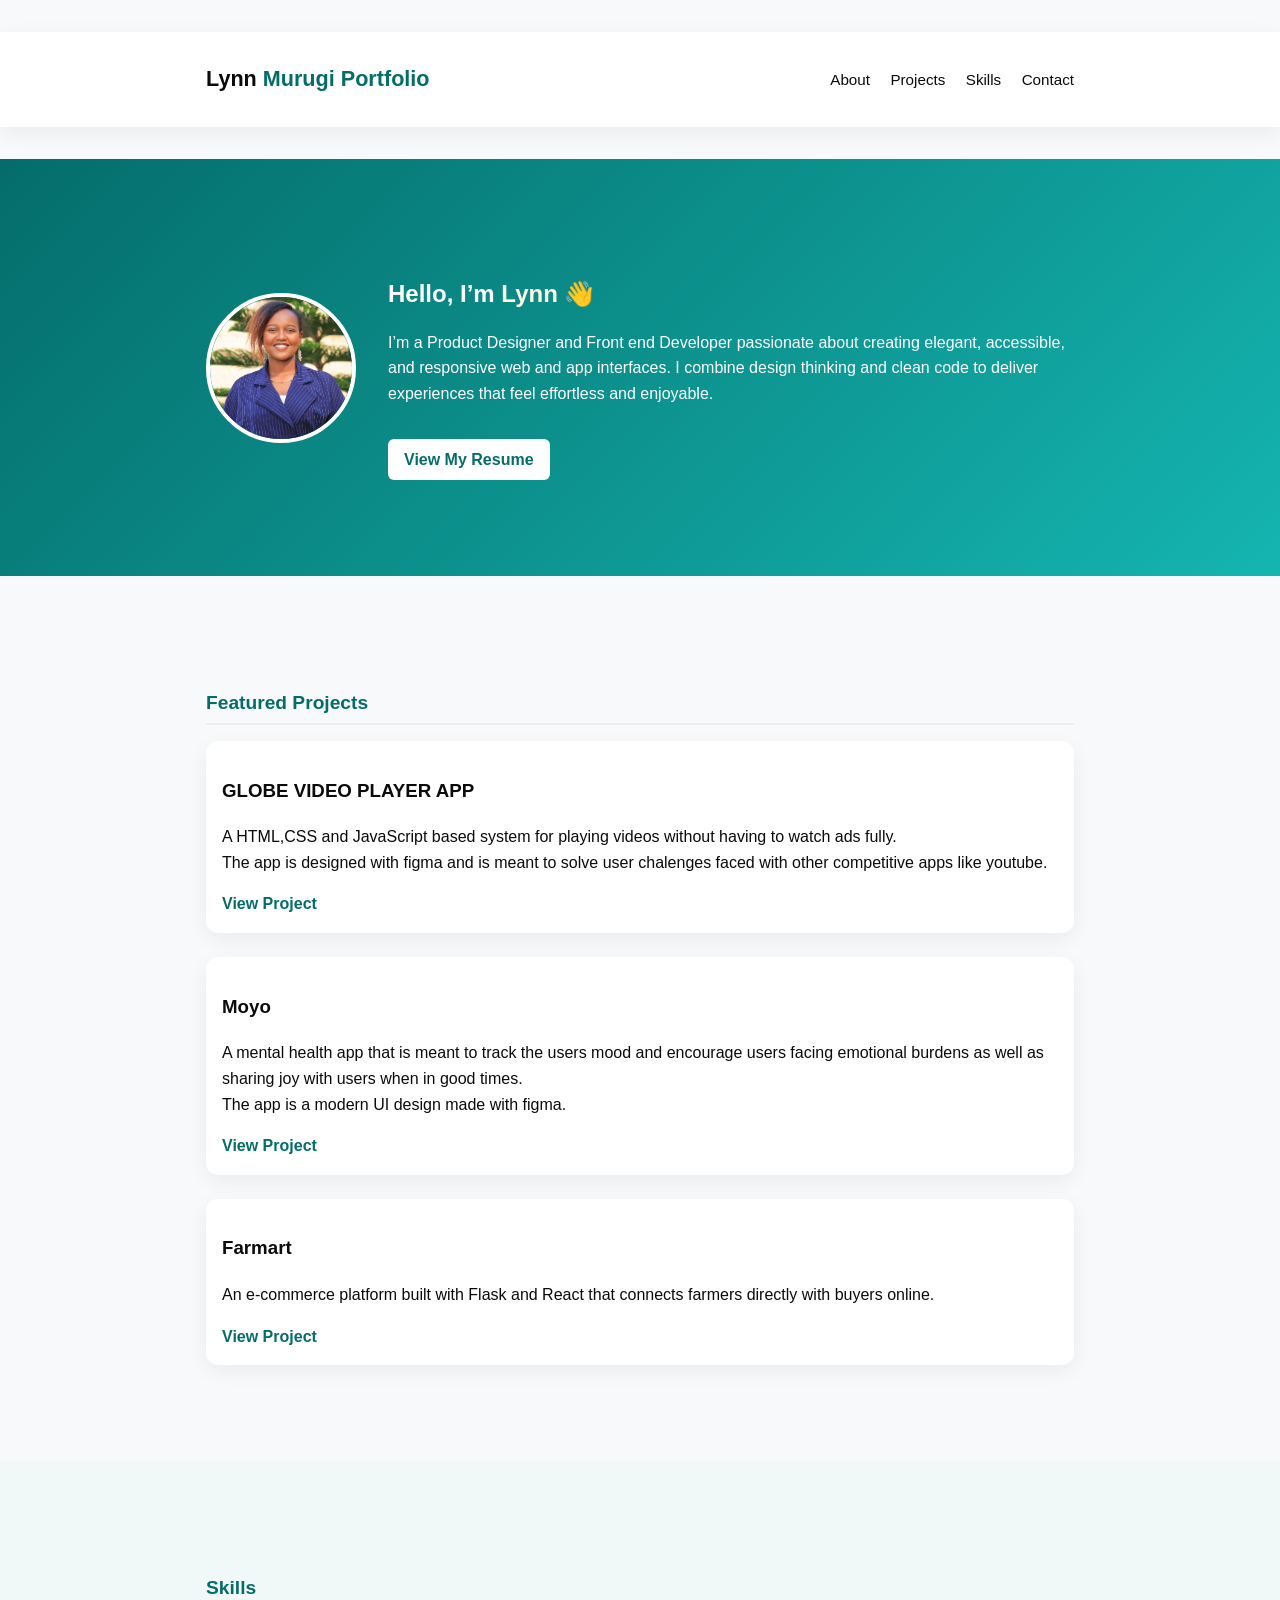
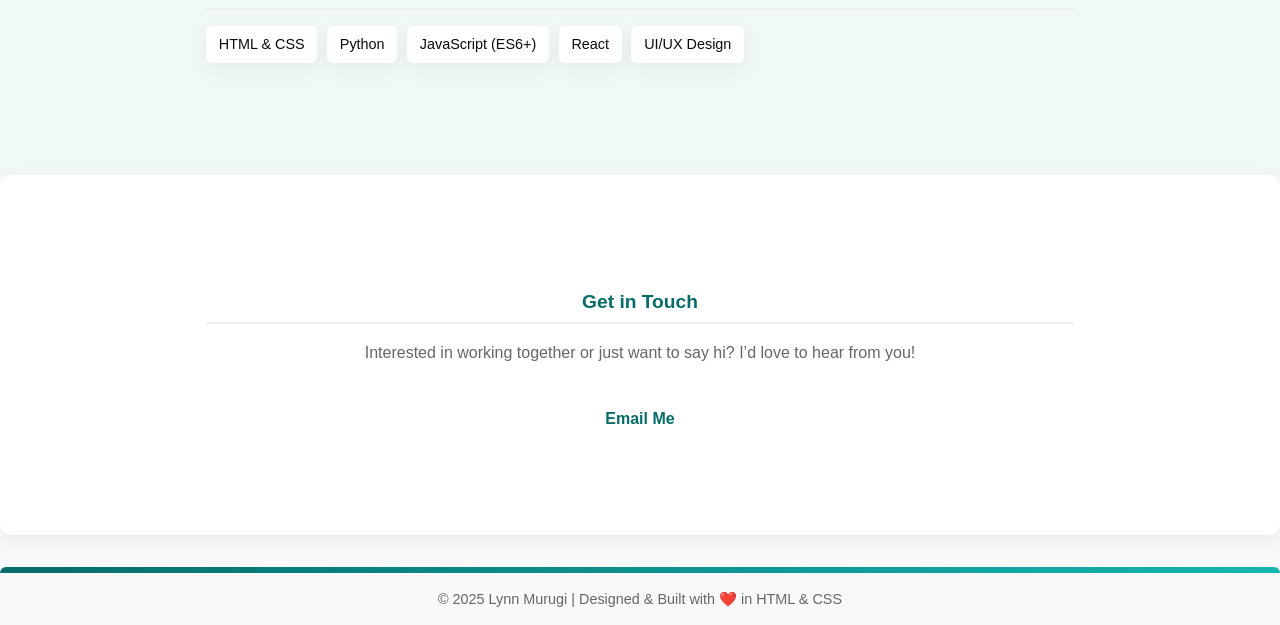
<file: index.html>
<!DOCTYPE html>
<html lang="en">
<head>
  <meta charset="utf-8">
  <meta name="viewport" content="width=device-width, initial-scale=1">
  <title>Lynn Murugi — Portfolio</title>
  <link rel="stylesheet" href="styles.css">
</head>

<body>
  <!-- Header -->
  <header class="header">
    <div class="container header-flex">
      <h1 class="logo">Lynn <span>Murugi</span> <span>Portfolio</span></h1>
      <nav class="nav">
        <a href="#about">About</a>
        <a href="#projects">Projects</a>
        <a href="#skills">Skills</a>
        <a href="#contact">Contact</a>
      </nav>
    </div>
  </header>

  <!-- Hero / About -->
  <section id="about" class="hero">
    <div class="container hero-content">
      <img src="portfolioprofile2.jpeg" alt="Lynn profile" class="hero-img">
      <div>
        <h2>Hello, I’m <span class="highlight">Lynn</span> 👋</h2>
        <p>I’m a Product Designer and Front end Developer passionate about creating elegant, accessible, and responsive web and app interfaces.
        I combine design thinking and clean code to deliver experiences that feel effortless and enjoyable.</p>
        <a href="resume.html" class="btn">View My Resume</a>
      </div>
    </div>
  </section>

  <!-- Projects -->
  <section id="projects" class="projects-section">
    <div class="container">
      <h2 class="section-title">Featured Projects</h2>
      <div class="projects-grid">
        <article class="project-card">
          <h3>GLOBE VIDEO PLAYER APP</h3>
          <p>A HTML,CSS and JavaScript based system for playing videos without having to watch ads fully. 
            <br> The app is designed with figma and is meant to solve user chalenges faced with other competitive apps like youtube. </p>
          <a href="https://www.figma.com/design/EgPf9wdaTbDrB3ADW3LUCj/PDFusion-project?node-id=1807-1452&t=P6Cj3HSWjMl399yl-1" class="project-link">View Project</a>
        </article>

<article class="project-card">
          <h3>Moyo</h3>
          <p>A mental health app that is meant to track the users mood and encourage users facing emotional burdens as well 
            as sharing joy with users when in good times.<br> The app is a modern UI design made with figma.  </p>
          <a href="https://www.figma.com/design/zUkewHHWZbyujP0ElZRhhR/Moyo?node-id=434-871&t=ujeA7GsJpqUcBOwg-1" class="project-link">View Project</a>
        </article>
        
        <article class="project-card">
          <h3>Farmart</h3>
          <p>An e-commerce platform built with Flask and React that connects farmers directly with buyers online.</p>
          <a href="https://github.com/KLynnMurugi/Farmart" class="project-link">View Project</a>
        </article>

      </div>
    </div>
  </section>

  <!-- Skills -->
  <section id="skills" class="skills-section">
    <div class="container">
      <h2 class="section-title">Skills</h2>
      <ul class="skills-list">
        <li class="skill">HTML & CSS</li>
        <li class="skill">Python </li>
        <li class="skill">JavaScript (ES6+)</li>
        <li class="skill">React</li>
        <li class="skill">UI/UX Design</li>
      </ul>
    </div>
  </section>

  <!-- Contact -->
  <section id="contact" class="contact">
    <div class="container">
      <h2 class="section-title">Get in Touch</h2>
      <p>Interested in working together or just want to say hi? I’d love to hear from you!</p>
      <a href="mailto:lynnbilly376@gmail.com" class="btn">
        <span class="visually-hidden"></span>
        Email Me
      </a>
    </div>
  </section>

  <!-- Footer -->
  <footer>
    <div class="footer-bar"></div>
    <p>© 2025 Lynn Murugi | Designed & Built with ❤️ in HTML & CSS</p>
  </footer>
</body>
</html>
</file>
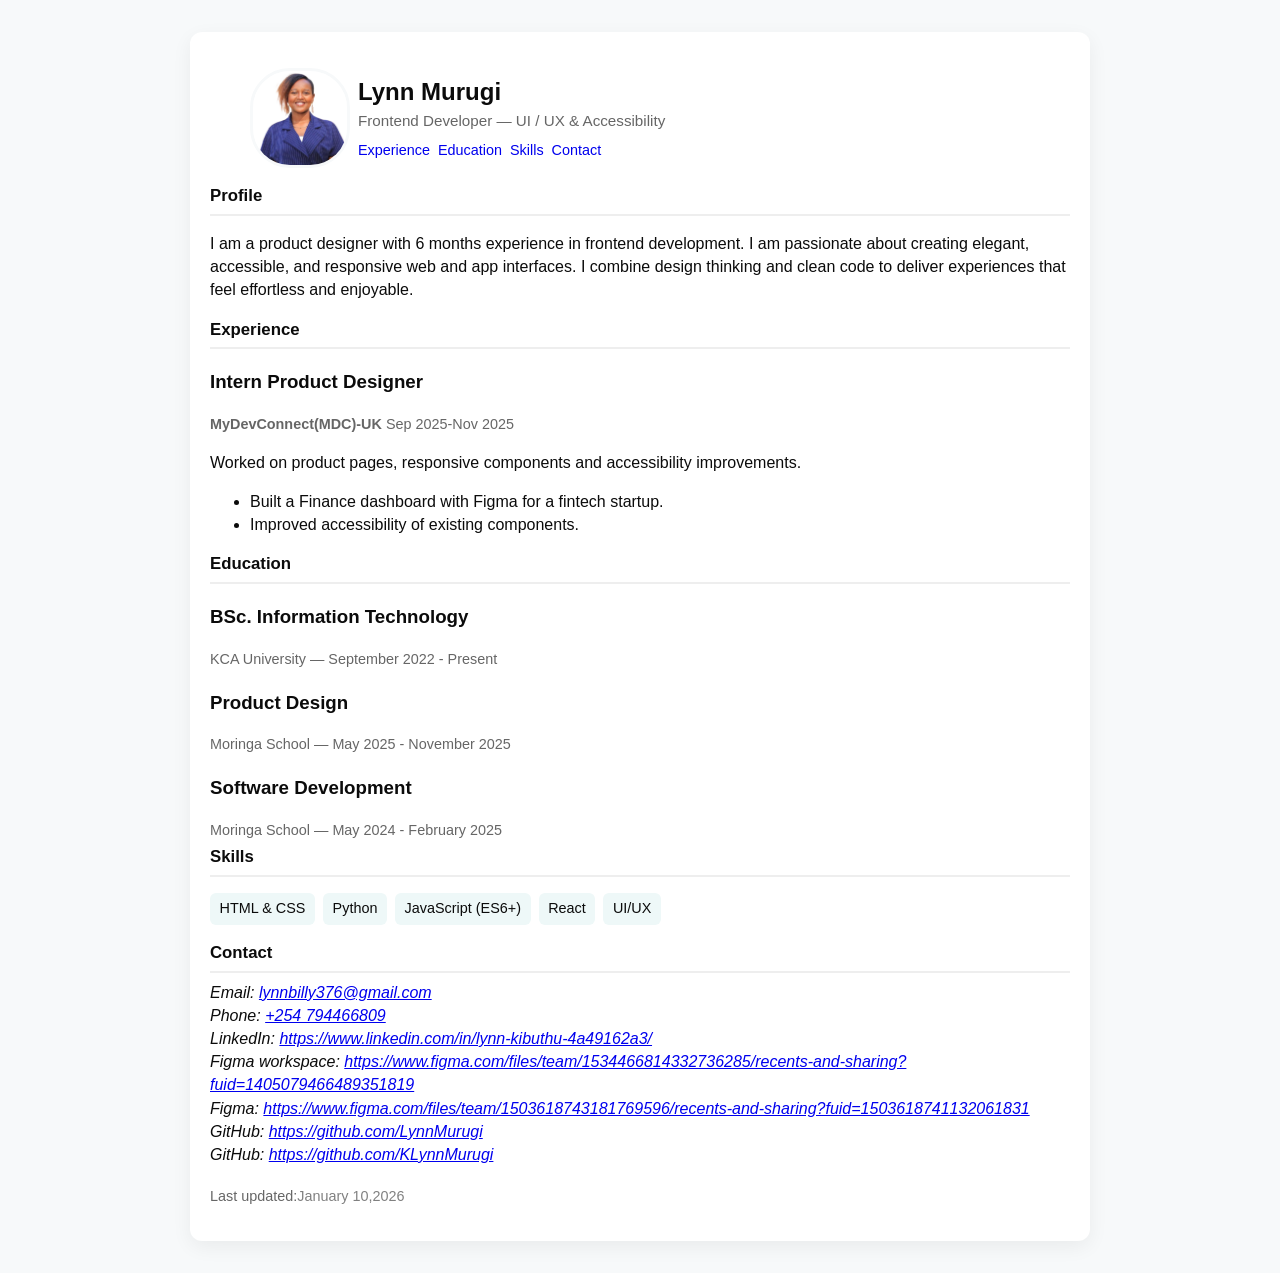
<file: resume.html>
<html lang="en">

<head>
  <meta charset="utf-8">
  <meta name="viewport" content="width=device-width, initial-scale=1">
  <title>Resume — [Lynn]</title>
  <!-- Link to external CSS file -->
  <link rel="stylesheet" href="resume.css">
</head>

<body>
  <!-- Accessibility skip link -->
  <a class="skip-link" href="#main">Skip to main content</a>

  <div class="container">
    <!-- Header section with profile image and name -->
    <header class="header-grid">
      <figure>
        <!-- Placeholder profile image -->
        <img class="profile-pic" src="portfolioprofile2-Photoroom.png" alt="profile">
        <!--figcaption class="sr-only">Profile photo</figcaption-->
      </figure>
      <div>
        <h1 class="name">Lynn Murugi</h1>
        <p class="role">Frontend Developer — UI / UX & Accessibility</p>
        <!-- Quick links to main sections -->
        <nav class="nav">
          <a href="#experience">Experience</a>
          <a href="#education">Education</a>
          <a href="#skills">Skills</a>
          <a href="#contact">Contact</a>
        </nav>
      </div>
    </header>

    <!-- Main resume content -->
    <div id="main">
      <!-- Profile summary section -->
      <section id="profile">
        <h2 class="section-title">Profile</h2>
        <p>I am a product designer with 6 months experience in frontend development. I am passionate about creating elegant, accessible, and responsive web and app interfaces. I combine design thinking and clean code to deliver experiences that feel effortless and enjoyable.</p>
      </section>
    </div>

    <!-- Work experience section -->
    <section id="experience" class="experience">
      <h2 class="section-title">Experience</h2>
      <article>
        <h3>Intern Product Designer</h3>
        <p class="job-meta"><strong>MyDevConnect(MDC)-UK</strong>  Sep 2025-Nov 2025</p>
        <p>Worked on product pages, responsive components and accessibility improvements.</p>
        <ul>
          <li>Built a Finance dashboard with Figma for a fintech startup.</li>
          <li>Improved accessibility of existing components.</li>
        </ul>
      </article>
    </section>

    <!-- Education section -->
    <section id="education">
      <h2 class="section-title">Education</h2>
      <article>
        <h3>BSc. Information Technology</h3>
        <p class="job-meta">KCA University — September 2022 - Present</p>
        <h3>Product Design</h3>
        <p class="job-meta">Moringa School — May 2025 - November 2025</p>
        <h3>Software Development</h3>
        <p class="job-meta">Moringa School — May 2024 - February 2025</p>
      </article>
    </section>

    <!-- Skills section -->
    <section id="skills">
      <h2 class="section-title">Skills</h2>
      <ul class="skills-list">
        <li class="skill">HTML &amp; CSS</li>
        <li class="skill">Python</li>
        <li class="skill">JavaScript (ES6+)</li>
        <li class="skill">React</li>
        <li class="skill"> UI/UX</li>
      </ul>
    </section>

    <!-- Contact section -->
    <section id="contact">
      <h2 class="section-title">Contact</h2>
      <address>
        Email: <a href="mailto:lynnbilly376@gmail.com">lynnbilly376@gmail.com</a><br>
        Phone: <a href="tel:+254794466809">+254 794466809</a><br>
        LinkedIn: <a href="https://www.linkedin.com/in/lynn-kibuthu-4a49162a3/"
          target="_blank">https://www.linkedin.com/in/lynn-kibuthu-4a49162a3/</a><br>
        Figma workspace: <a href="https://www.figma.com/files/team/1534466814332736285/recents-and-sharing?fuid=1405079466489351819"
          target="_blank">https://www.figma.com/files/team/1534466814332736285/recents-and-sharing?fuid=1405079466489351819</a><br>

        Figma: <a href="https://www.figma.com/files/team/1503618743181769596/recents-and-sharing?fuid=1503618741132061831"
          target="_blank">https://www.figma.com/files/team/1503618743181769596/recents-and-sharing?fuid=1503618741132061831</a><br>
        GitHub: <a href="https://github.com/LynnMurugi" target="_blank">https://github.com/LynnMurugi</a><br>
        GitHub: <a href="https://github.com/KLynnMurugi" target="_blank">https://github.com/KLynnMurugi</a><br>
      </address>
    </section>
    </main>

    <!-- Footer with last updated date -->
    <footer>
      <p>Last updated:<span style="color:gray">January 10,2026</span></p>
    </footer>
  </div>
</body>

</html>
</file>
<file: styles.css>
/* ==== Variables ==== */
:root {
  --accent: #046d6b;
  --accent-light: #15b5b0;
  --bg: #f7f9fa;
  --card: #ffffff;
  --muted: #666;
  --radius: 12px;
  --shadow: 0 6px 20px rgba(0, 0, 0, 0.06);
}

/* ==== Base Styles ==== */
*,
*::before,
*::after {
  box-sizing: border-box;
}

body {
  margin: 0;
  font-family: 'Segoe UI', Arial, sans-serif;
  background: var(--bg);
  color: #0b0b0b;
  line-height: 1.6;
}

.container {
  max-width: 900px;
  margin: 2rem auto;
  padding: 1rem;
}

/* ==== Header ==== */
.header {
  background: var(--card);
  box-shadow: var(--shadow);
  position: sticky;
  top: 0;
  z-index: 10;
}

.header-flex {
  display: flex;
  justify-content: space-between;
  align-items: center;
}

.logo {
  font-size: 1.35rem;
  font-weight: bold;
}

.logo span {
  color: var(--accent);
}

.nav a {
  text-decoration: none;
  color: #0b0b0b;
  margin-left: 1rem;
  font-size: 0.95rem;
  position: relative;
}

.nav a::after {
  content: '';
  position: absolute;
  width: 0;
  height: 2px;
  background: var(--accent);
  left: 0;
  bottom: -4px;
  transition: width 0.3s;
}

.nav a:hover::after {
  width: 100%;
}

/* ==== Hero ==== */
.hero {
  background: linear-gradient(135deg, var(--accent) 0%, var(--accent-light) 100%);
  color: white;
  padding: 3rem 1rem;
}

.hero-content {
  display: grid;
  grid-template-columns: 150px 1fr;
  gap: 2rem;
  align-items: center;
}

.hero-img {
  width: 150px;
  height: 150px;
  border-radius: 50%;
  object-fit: cover;
  border: 4px solid white;
}

.hero h2 {
  margin-bottom: 0.5rem;
}

.highlight {
  color: #fffae3;
  font-weight: bold;
}

.btn {
  display: inline-block;
  margin-top: 1rem;
  background: white;
  color: var(--accent);
  padding: 0.5rem 1rem;
  border-radius: 6px;
  text-decoration: none;
  font-weight: 600;
  transition: background 0.3s, color 0.3s;
}

.btn:hover {
  background: var(--accent-light);
  color: white;
}

/* ==== Projects ==== */
.projects-section {
  background: var(--bg);
  padding: 3rem 0;
}

.section-title {
  font-size: 1.2rem;
  margin-bottom: 1rem;
  border-bottom: 2px solid #eee;
  padding-bottom: 0.25rem;
  color: var(--accent);
}

.projects-grid {
  display: grid;
  gap: 1.5rem;
}

.project-card {
  background: var(--card);
  border-radius: var(--radius);
  box-shadow: var(--shadow);
  padding: 1rem;
  transition: transform 0.3s, box-shadow 0.3s;
}

.project-card:hover {
  transform: translateY(-4px);
  box-shadow: 0 8px 24px rgba(0, 0, 0, 0.1);
}

.project-link {
  color: var(--accent);
  font-weight: bold;
  text-decoration: none;
}

.project-link:hover {
  text-decoration: underline;
}

/* ==== Skills ==== */
.skills-section {
  background: #f0f8f8;
  padding: 3rem 0;
}

.skills-list {
  display: flex;
  flex-wrap: wrap;
  gap: 0.6rem;
  list-style: none;
  padding: 0;
}

.skill {
  background: white;
  padding: 0.45rem 0.8rem;
  border-radius: 6px;
  font-size: 0.9rem;
  box-shadow: var(--shadow);
}

/* ==== Contact ==== */
.contact {
  text-align: center;
  background: var(--card);
  padding: 3rem 1rem;
  border-radius: var(--radius);
  box-shadow: var(--shadow);
}

.contact p {
  color: var(--muted);
  margin-bottom: 1rem;
}

/* ==== Footer ==== */
footer {
  text-align: center;
  font-size: 0.9rem;
  color: var(--muted);
  margin-top: 2rem;
  position: relative;
}

.footer-bar {
  height: 6px;
  background: linear-gradient(90deg, var(--accent), var(--accent-light));
  border-top-left-radius: var(--radius);
  border-top-right-radius: var(--radius);
}

/* ==== Responsive ==== */
@media (max-width: 650px) {
  .hero-content {
    grid-template-columns: 1fr;
    text-align: center;
  }

  .nav {
    display: flex;
    flex-wrap: wrap;
    justify-content: center;
  }

  .nav a {
    margin: 0.5rem;
  }

  .hero-img {
    width: 140px; 
    height: 140px;
    margin: 0 auto 1rem;
  }
}
</file>
<file: resume.css>
/* Basic styling variables */
:root {
  --accent: #046d6b;
  --bg: #f7f9fa;
  --card: #ffffff;
  --muted: #666;
  --radius: 12px;
}

/* Reset and base styles */
*,
*::before,
*::after {
  box-sizing: border-box
}

body {
  margin: 0;
  font-family: Arial, sans-serif;
  background: var(--bg);
  color: #0b0b0b;
  line-height: 1.45;
}

/* Container for resume content */
.container {
  max-width: 900px;
  margin: 2rem auto;
  background: var(--card);
  padding: 1.25rem;
  border-radius: var(--radius);
  box-shadow: 0 6px 20px rgba(0, 0, 0, 0.06);
}

/* Skip link for accessibility */
.skip-link {
  position: absolute;
  left: -9999px;
}

.skip-link:focus {
  position: static;
  background: #000;
  color: #fff;
  padding: 0.5rem;
}

/* Header layout: image + name */
.header-grid {
  display: grid;
  grid-template-columns: 100px 1fr;
  gap: 3rem;
  align-items: center
}

.profile-pic {
  width: 100px;
  height: 100px;
  border-radius: 40%;
  object-fit: cover;
  border: 3px solid var(--bg);
  margin-right: 1rem;
}

.name {
  margin: 0;
  font-size: 1.5rem;
  align-content: flex-end;
}

.role {
  margin: 0;
  color: var(--muted);
  font-size: 0.95rem
}

/* Quick navigation links */
.nav {
  margin-top: .5rem;
  display: flex;
  gap: .5rem;
  flex-wrap: wrap
}

.nav a {
  font-size: .9rem;
  text-decoration: none
}

/* Section titles */
.section-title {
  margin: 0 0 .5rem 0;
  font-size: 1.05rem;
  padding-bottom: .35rem;
  border-bottom: 2px solid #eee
}

/* Experience section styling */
.experience article {
  margin-bottom: 1rem
}

.job-meta {
  font-size: .9rem;
  color: var(--muted);
  margin: 0.25rem 0
}

/* Skills list styling */
.skills-list {
  display: flex;
  flex-wrap: wrap;
  gap: .5rem;
  list-style: none;
  padding: 0
}

.skill {
  background: #eef8f8;
  padding: .35rem .6rem;
  border-radius: 6px;
  font-size: .9rem
}

/* Footer styles */
footer {
  margin-top: 1.25rem;
  font-size: .9rem;
  color: var(--muted)
}
</file>
